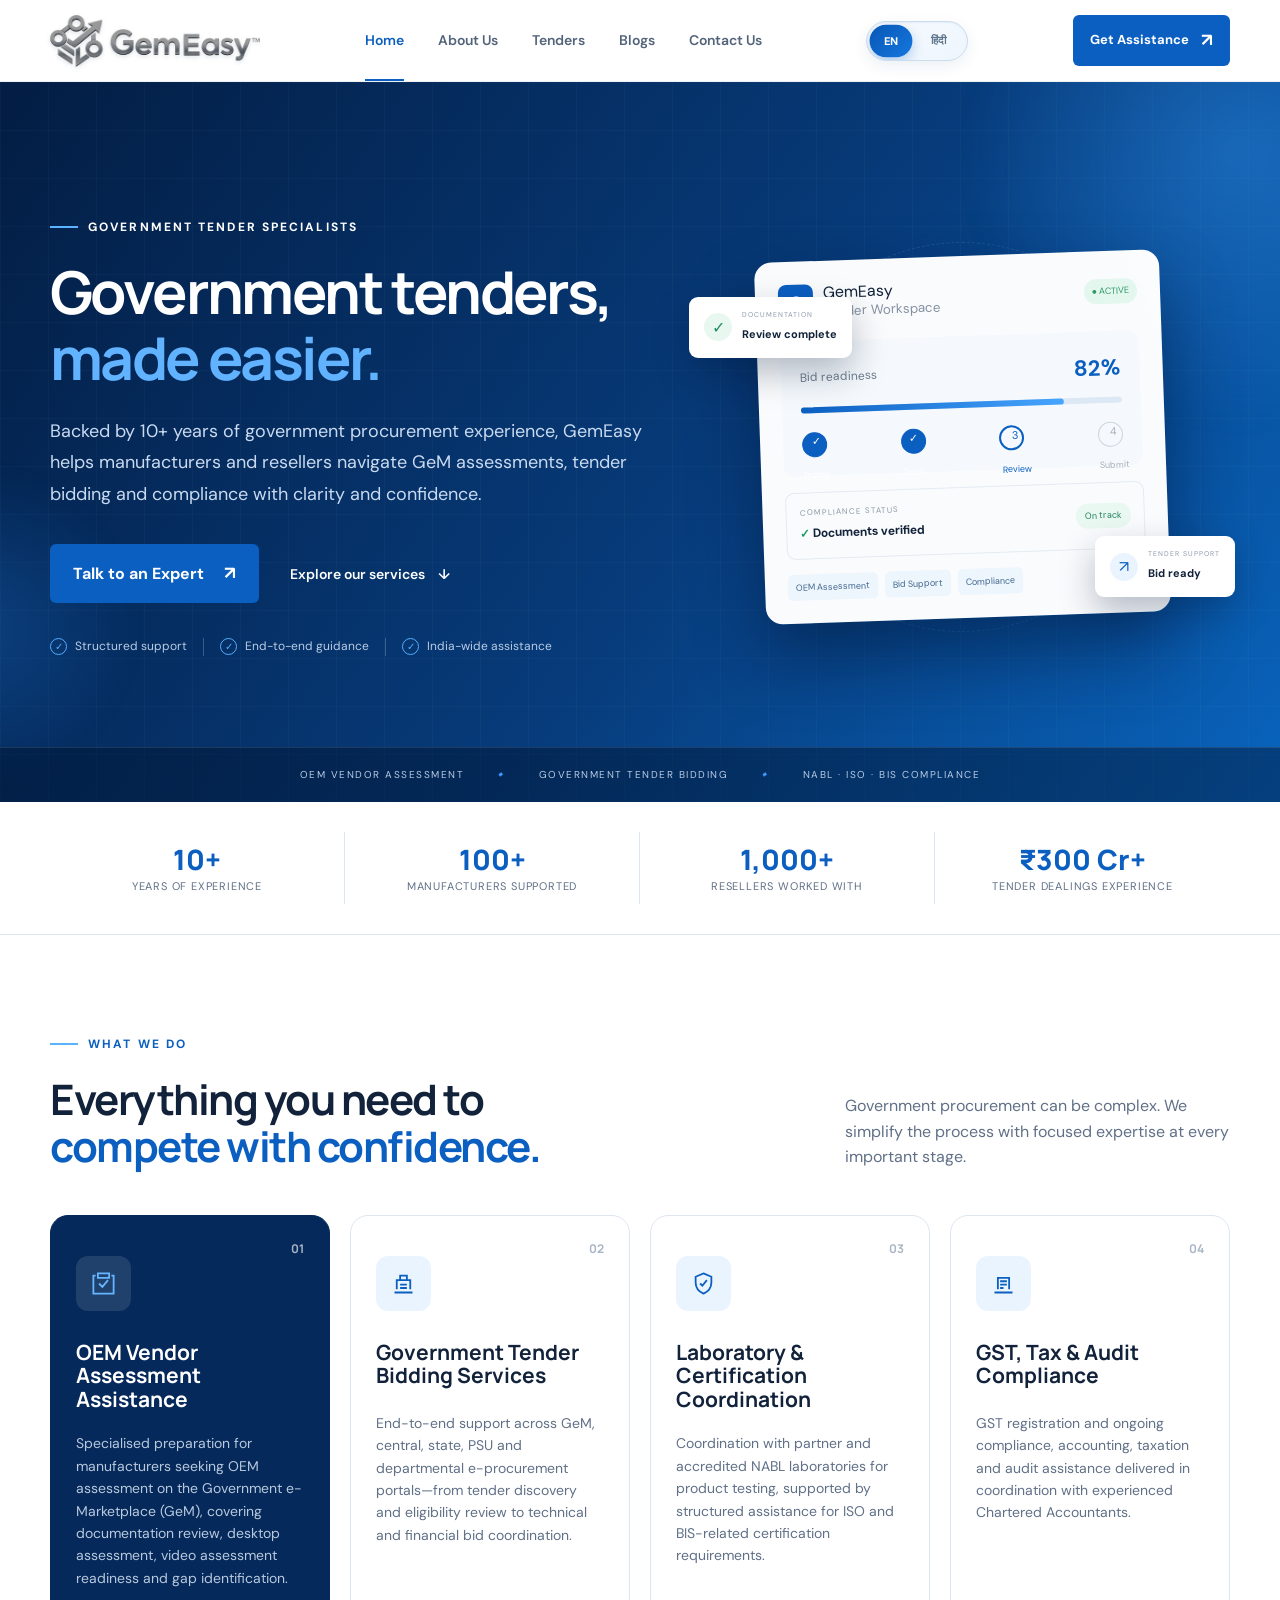
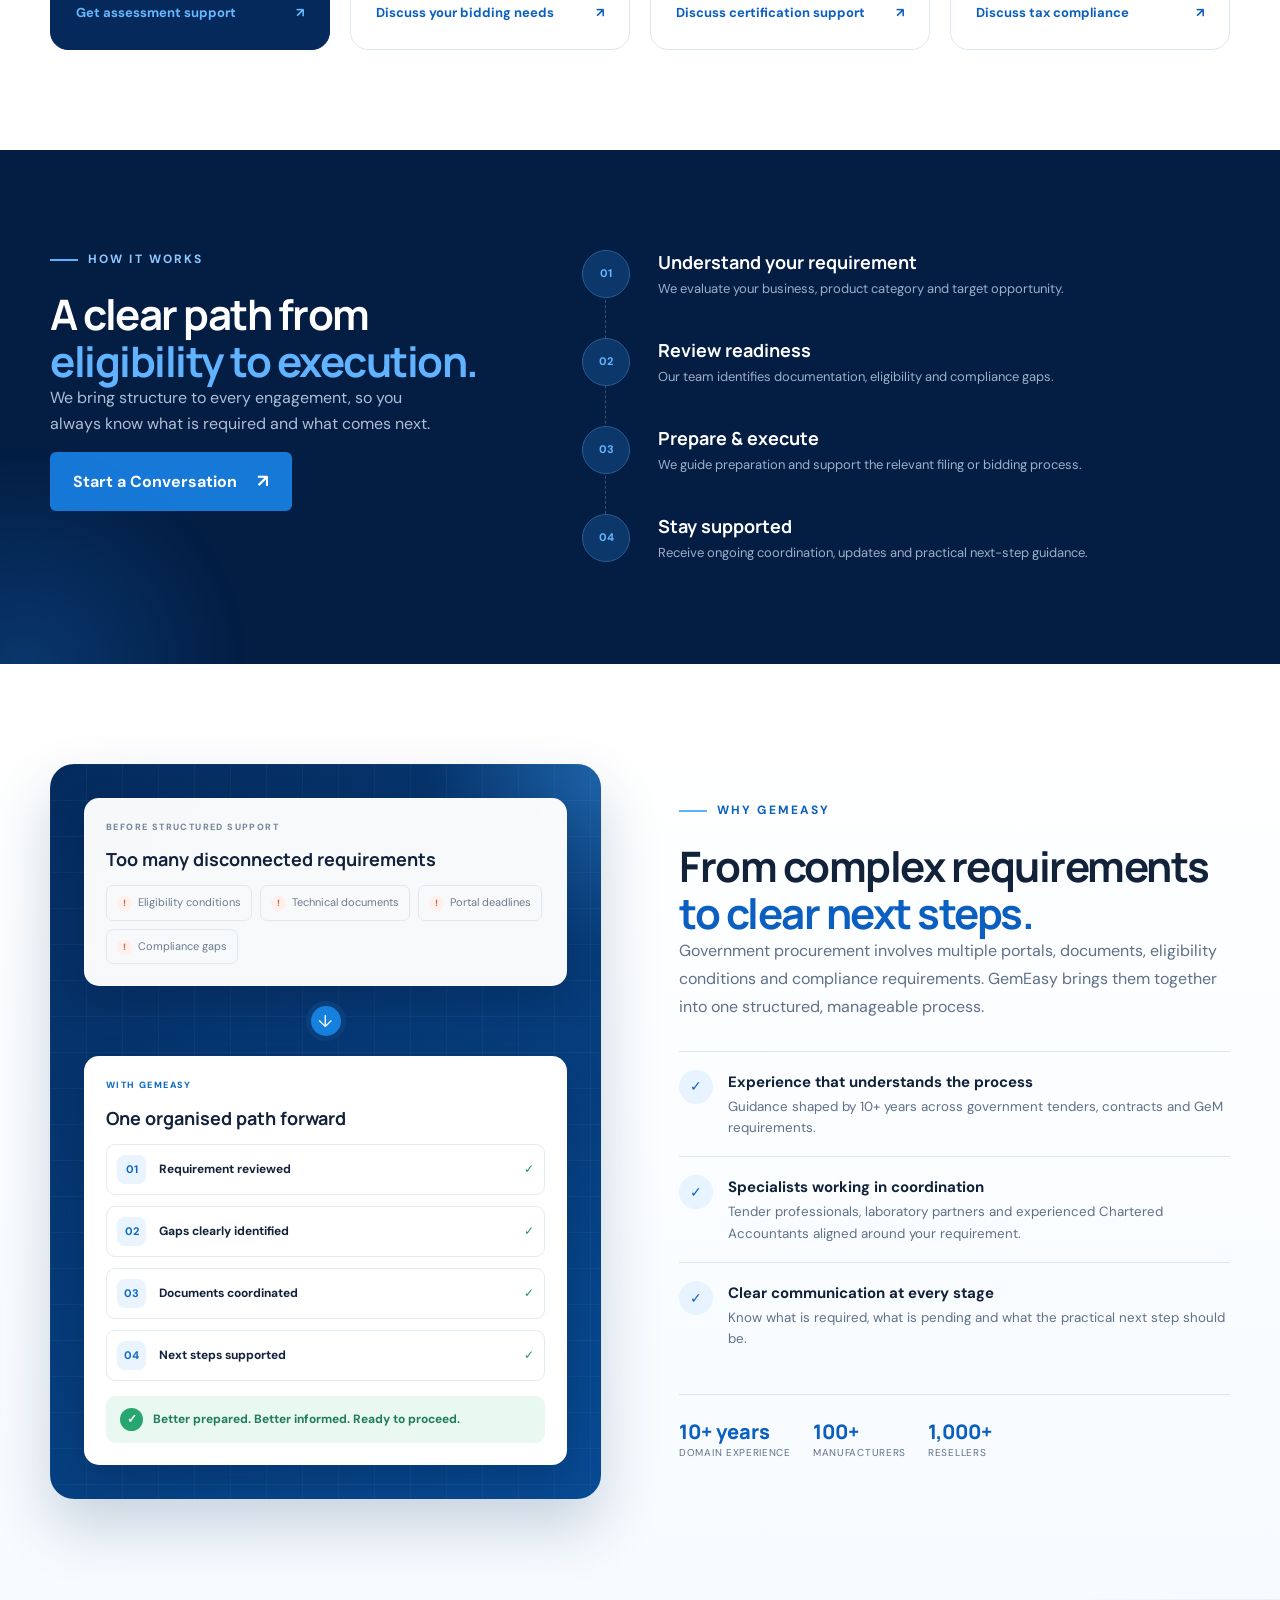
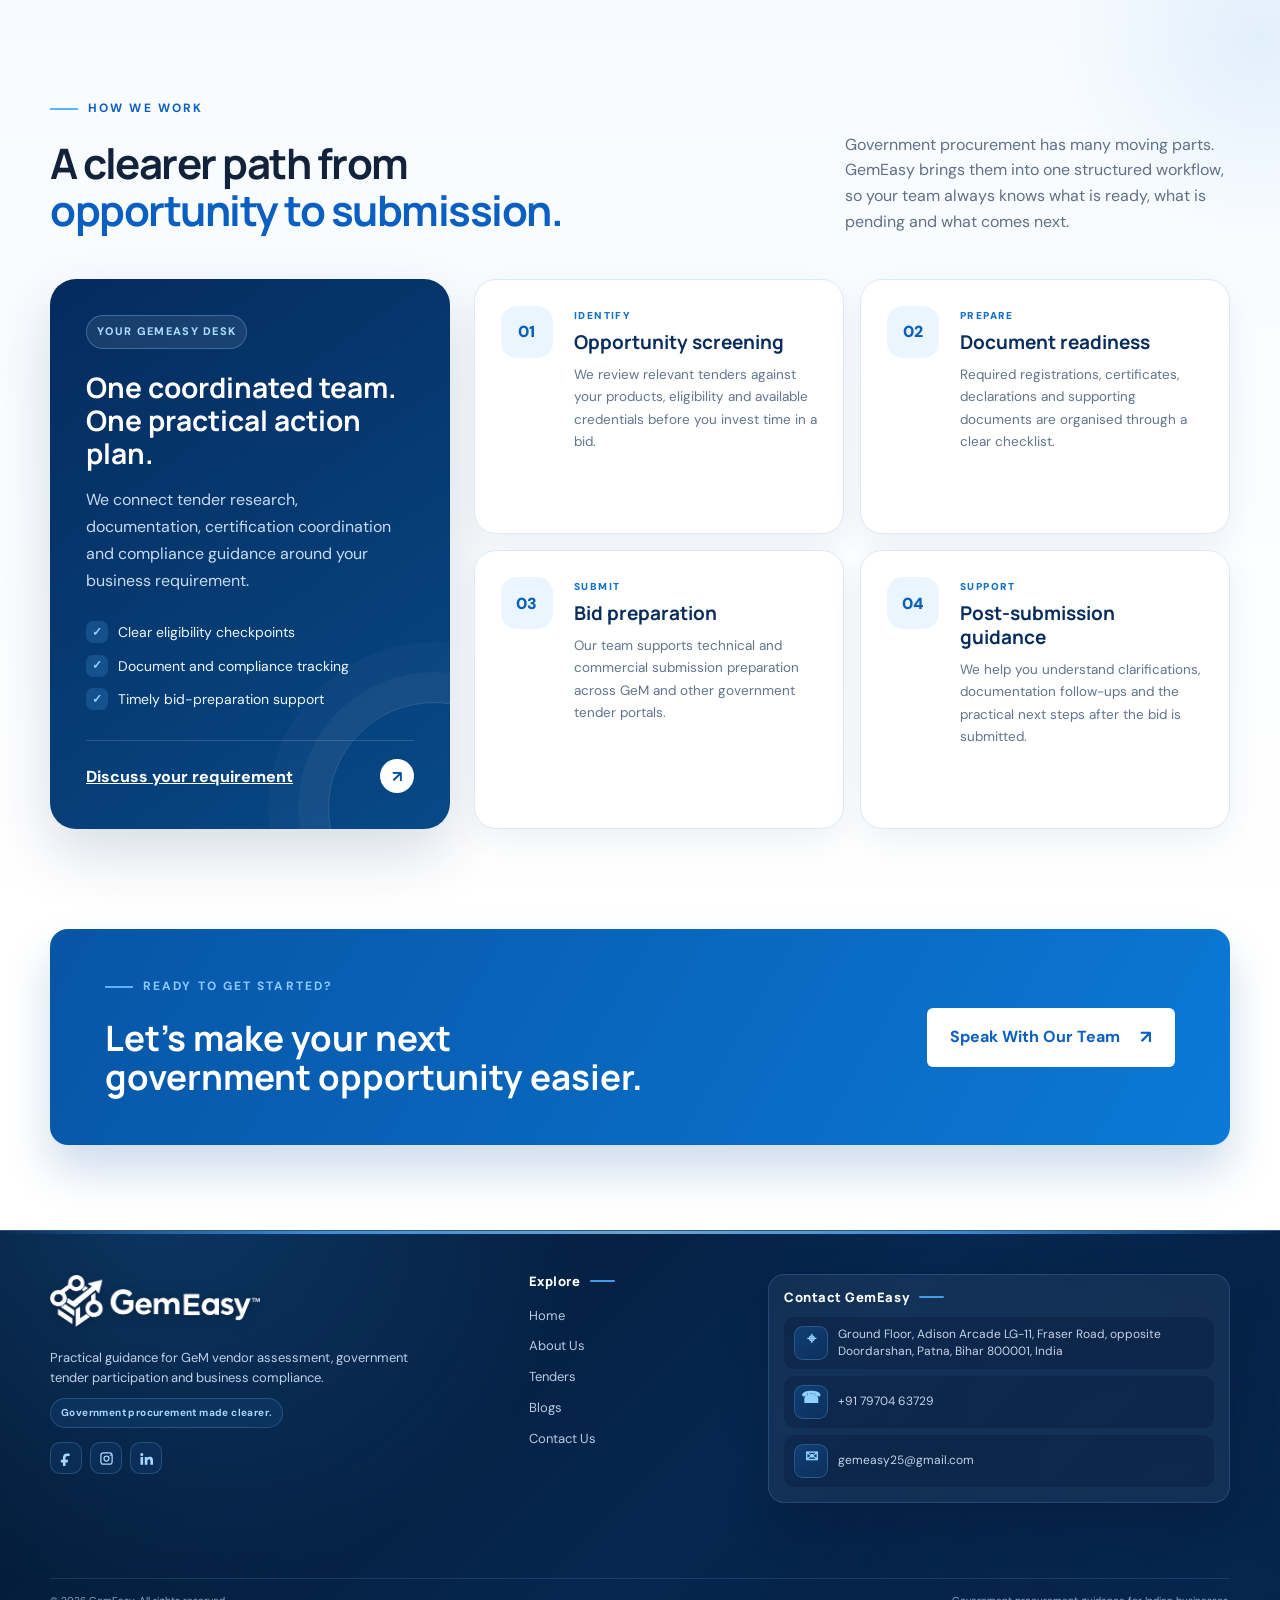
<file: index.html>
<!doctype html>
<html lang="en-IN">
<head>
  <meta charset="UTF-8" />
  <meta name="viewport" content="width=device-width, initial-scale=1.0" />
  <meta name="description" content="GemEasy helps Indian businesses navigate OEM vendor assessment, government tender bidding and regulatory compliance." />
  <title>GeM & Government Tender Consultants in India | GemEasy</title><meta name="description" content="GemEasy helps manufacturers and resellers with GeM OEM vendor assessment, government tender bidding, certification coordination and GST compliance."><meta name="robots" content="index,follow,max-image-preview:large,max-snippet:-1,max-video-preview:-1"><link rel="canonical" href="https://junaitmallick123.github.io/gemeasy-website/"><link rel="alternate" hreflang="en-in" href="https://junaitmallick123.github.io/gemeasy-website/"><meta property="og:locale" content="en_IN"><meta property="og:type" content="website"><meta property="og:site_name" content="GemEasy"><meta property="og:title" content="GeM & Government Tender Consultants in India | GemEasy"><meta property="og:description" content="GemEasy helps manufacturers and resellers with GeM OEM vendor assessment, government tender bidding, certification coordination and GST compliance."><meta property="og:url" content="https://junaitmallick123.github.io/gemeasy-website/"><meta property="og:image" content="https://junaitmallick123.github.io/gemeasy-website/assets/gemeasy-logo.png"><meta property="og:image:alt" content="GemEasy government procurement consultancy"><meta name="twitter:card" content="summary_large_image"><meta name="twitter:title" content="GeM & Government Tender Consultants in India | GemEasy"><meta name="twitter:description" content="GemEasy helps manufacturers and resellers with GeM OEM vendor assessment, government tender bidding, certification coordination and GST compliance."><meta name="twitter:image" content="https://junaitmallick123.github.io/gemeasy-website/assets/gemeasy-logo.png"><meta name="theme-color" content="#073f80"><meta name="geo.region" content="IN-BR"><meta name="geo.placename" content="Patna"><link rel="icon" type="image/png" sizes="180x180" href="[data-uri]"><link rel="shortcut icon" type="image/png" href="[data-uri]"><link rel="apple-touch-icon" sizes="180x180" href="[data-uri]"><link rel="manifest" href="site.webmanifest"><script type="application/ld+json">[{"@context":"https://schema.org","@type":["ProfessionalService","Organization"],"@id":"https://junaitmallick123.github.io/gemeasy-website/#organization","name":"GemEasy","url":"https://junaitmallick123.github.io/gemeasy-website/","logo":"https://junaitmallick123.github.io/gemeasy-website/assets/gemeasy-logo.png","image":"https://junaitmallick123.github.io/gemeasy-website/assets/gemeasy-logo.png","email":"gemeasy25@gmail.com","telephone":"+91-7970463729","description":"Government procurement consultancy supporting manufacturers and resellers with GeM OEM assessment, tender bidding and compliance coordination.","address":{"@type":"PostalAddress","streetAddress":"Ground Floor, Adison Arcade LG-11, Fraser Road, opposite Doordarshan","addressLocality":"Patna","addressRegion":"Bihar","postalCode":"800001","addressCountry":"IN"},"areaServed":{"@type":"Country","name":"India"},"knowsAbout":["Government e-Marketplace","GeM OEM vendor assessment","Government tender bidding","NABL laboratory coordination","BIS certification support","ISO certification support","GST compliance"]},{"@context":"https://schema.org","@type":"WebSite","@id":"https://junaitmallick123.github.io/gemeasy-website/#website","url":"https://junaitmallick123.github.io/gemeasy-website/","name":"GemEasy","publisher":{"@id":"https://junaitmallick123.github.io/gemeasy-website/#organization"},"inLanguage":"en-IN"}]</script>
  <link rel="preconnect" href="https://fonts.googleapis.com">
  <link rel="preconnect" href="https://fonts.gstatic.com" crossorigin>
  <link href="https://fonts.googleapis.com/css2?family=DM+Sans:wght@400;500;600;700&family=Manrope:wght@600;700;800&display=swap" rel="stylesheet">
  <link rel="stylesheet" href="assets/style-v17.css?v=27" />
  <link rel="stylesheet" href="assets/motion.css" />
  <link rel="stylesheet" href="assets/language-v2.css" />
</head>
<body>
  <header class="site-header">
    <div class="container nav-wrap">
      <a class="brand" href="index.html" aria-label="GemEasy home"><img src="assets/gemeasy-logo.svg" alt="GemEasy" /></a>
      <button class="menu-toggle" aria-label="Open navigation" aria-expanded="false"><span></span><span></span><span></span></button>
      <nav class="nav-links" aria-label="Main navigation">
        <a class="active" href="index.html">Home</a><a href="about.html">About Us</a><a href="tenders.html">Tenders</a><a href="blogs.html">Blogs</a><a href="contact.html">Contact Us</a>
      </nav>
      <button class="language-toggle" id="languageToggle" type="button" aria-label="Switch website language"><span data-lang="en">EN</span><span class="lang-divider">/</span><span data-lang="hi">हिंदी</span></button><a class="button button-small nav-cta" href="contact.html">Get Assistance <span>↗</span></a>
    </div>
  </header>

  <main>
    <section class="hero">
      <div class="hero-glow hero-glow-one"></div><div class="hero-glow hero-glow-two"></div>
      <div class="container hero-grid">
        <div class="hero-copy reveal">
          <div class="eyebrow"><span></span> Government Tender Specialists</div>
          <h1>Government tenders,<br><em>made easier.</em></h1>
          <p>Backed by 10+ years of government procurement experience, GemEasy helps manufacturers and resellers navigate GeM assessments, tender bidding and compliance with clarity and confidence.</p>
          <div class="hero-actions"><a class="button" href="contact.html">Talk to an Expert <span>↗</span></a><a class="text-link" href="#services">Explore our services <span>↓</span></a></div>
          <div class="trust-line"><span class="trust-icon">✓</span><span>Structured support</span><i></i><span class="trust-icon">✓</span><span>End-to-end guidance</span><i></i><span class="trust-icon">✓</span><span>India-wide assistance</span></div>
        </div>
        <div class="hero-visual reveal delay">
          <div class="orbit orbit-one"></div><div class="orbit orbit-two"></div>
          <div class="dashboard-card">
            <div class="dash-top"><div class="mini-brand"><b>G</b><span>GemEasy<br><small>Tender Workspace</small></span></div><span class="live-dot">● ACTIVE</span></div>
            <div class="progress-panel"><div class="panel-title"><span>Bid readiness</span><strong>82%</strong></div><div class="progress"><span></span></div><div class="milestones"><span class="done">✓<small>Profile</small></span><span class="done">✓<small>Docs</small></span><span class="current">3<small>Review</small></span><span>4<small>Submit</small></span></div></div>
            <div class="dash-row"><div><span class="small-label">COMPLIANCE STATUS</span><strong><span class="status-check">✓</span> Documents verified</strong></div><span class="pill">On track</span></div>
            <div class="dash-footer"><span>OEM Assessment</span><span>Bid Support</span><span>Compliance</span></div>
          </div>
          <div class="float-card float-one"><span>✓</span><div><small>DOCUMENTATION</small><strong>Review complete</strong></div></div>
          <div class="float-card float-two"><span>↗</span><div><small>TENDER SUPPORT</small><strong>Bid ready</strong></div></div>
        </div>
      </div>
      <div class="hero-strip"><div class="container"><span>OEM Vendor Assessment</span><i>◆</i><span>Government Tender Bidding</span><i>◆</i><span>NABL · ISO · BIS Compliance</span></div></div>
    </section>

    <section class="stats-band" aria-label="GemEasy experience"><div class="container stats-grid"><div><strong>10+</strong><span>Years of Experience</span></div><div><strong>100+</strong><span>Manufacturers Supported</span></div><div><strong>1,000+</strong><span>Resellers Worked With</span></div><div><strong>₹300 Cr+</strong><span>Tender Dealings Experience</span></div></div></section>
    <section class="section services" id="services">
      <div class="container">
        <div class="section-heading reveal"><div><div class="eyebrow dark"><span></span> What We Do</div><h2>Everything you need to<br><em>compete with confidence.</em></h2></div><p>Government procurement can be complex. We simplify the process with focused expertise at every important stage.</p></div>
        <div class="service-grid">
          <article class="service-card featured reveal"><div class="service-number">01</div><div class="service-icon"><svg viewBox="0 0 24 24"><path d="M7 3h10v4H7zM5 5H3v16h18V5h-2M8 12l3 3 5-6"/></svg></div><h3>OEM Vendor Assessment Assistance</h3><p>Specialised preparation for manufacturers seeking OEM assessment on the Government e-Marketplace (GeM), covering documentation review, desktop assessment, video assessment readiness and gap identification.</p><a href="contact.html">Get assessment support <span>↗</span></a></article>
          <article class="service-card reveal delay"><div class="service-number">02</div><div class="service-icon"><svg viewBox="0 0 24 24"><path d="M4 20h16M6 17V9h12v8M9 9V5h6v4M9 13h6M9 16h6"/></svg></div><h3>Government Tender Bidding Services</h3><p>End-to-end support across GeM, central, state, PSU and departmental e-procurement portals—from tender discovery and eligibility review to technical and financial bid coordination.</p><a href="contact.html">Discuss your bidding needs <span>↗</span></a></article>
          <article class="service-card reveal delay-two"><div class="service-number">03</div><div class="service-icon"><svg viewBox="0 0 24 24"><path d="M12 3l7 3v5c0 4.5-2.9 8.1-7 10-4.1-1.9-7-5.5-7-10V6zM9 12l2 2 4-5"/></svg></div><h3>Laboratory & Certification Coordination</h3><p>Coordination with partner and accredited NABL laboratories for product testing, supported by structured assistance for ISO and BIS-related certification requirements.</p><a href="contact.html">Discuss certification support <span>↗</span></a></article>
          <article class="service-card reveal"><div class="service-number">04</div><div class="service-icon"><svg viewBox="0 0 24 24"><path d="M4 20h16M7 17V7h10v10M9 10h6M9 13h6M9 16h3"/></svg></div><h3>GST, Tax & Audit Compliance</h3><p>GST registration and ongoing compliance, accounting, taxation and audit assistance delivered in coordination with experienced Chartered Accountants.</p><a href="contact.html">Discuss tax compliance <span>↗</span></a></article>
        </div>
      </div>
    </section>

    <section class="process-section section">
      <div class="container process-grid">
        <div class="process-intro reveal"><div class="eyebrow light"><span></span> How It Works</div><h2>A clear path from<br><em>eligibility to execution.</em></h2><p>We bring structure to every engagement, so you always know what is required and what comes next.</p><a class="button button-light" href="contact.html">Start a Conversation <span>↗</span></a></div>
        <div class="steps">
          <div class="step reveal"><b>01</b><div><h3>Understand your requirement</h3><p>We evaluate your business, product category and target opportunity.</p></div></div>
          <div class="step reveal"><b>02</b><div><h3>Review readiness</h3><p>Our team identifies documentation, eligibility and compliance gaps.</p></div></div>
          <div class="step reveal"><b>03</b><div><h3>Prepare & execute</h3><p>We guide preparation and support the relevant filing or bidding process.</p></div></div>
          <div class="step reveal"><b>04</b><div><h3>Stay supported</h3><p>Receive ongoing coordination, updates and practical next-step guidance.</p></div></div>
        </div>
      </div>
    </section>

    <section class="section why-section">
      <div class="container why-grid">
        <div class="guidance-visual reveal" aria-label="How GemEasy brings clarity to government procurement">
          <div class="guidance-card">
            <small>Before structured support</small>
            <h3>Too many disconnected requirements</h3>
            <div class="challenge-tags"><span>Eligibility conditions</span><span>Technical documents</span><span>Portal deadlines</span><span>Compliance gaps</span></div>
          </div>
          <div class="guidance-arrow">↓</div>
          <div class="guidance-card resolved">
            <small>With GemEasy</small>
            <h3>One organised path forward</h3>
            <div class="guidance-steps">
              <div class="guidance-step"><b>01</b><span>Requirement reviewed</span><i>✓</i></div>
              <div class="guidance-step"><b>02</b><span>Gaps clearly identified</span><i>✓</i></div>
              <div class="guidance-step"><b>03</b><span>Documents coordinated</span><i>✓</i></div>
              <div class="guidance-step"><b>04</b><span>Next steps supported</span><i>✓</i></div>
            </div>
            <div class="guidance-result"><b>✓</b> Better prepared. Better informed. Ready to proceed.</div>
          </div>
        </div>
        <div class="why-copy reveal delay">
          <div class="eyebrow dark"><span></span> Why GemEasy</div>
          <h2>From complex requirements<br><em>to clear next steps.</em></h2>
          <p class="why-lead">Government procurement involves multiple portals, documents, eligibility conditions and compliance requirements. GemEasy brings them together into one structured, manageable process.</p>
          <ul class="refined-benefits">
            <li><span>✓</span><div><b>Experience that understands the process</b><small>Guidance shaped by 10+ years across government tenders, contracts and GeM requirements.</small></div></li>
            <li><span>✓</span><div><b>Specialists working in coordination</b><small>Tender professionals, laboratory partners and experienced Chartered Accountants aligned around your requirement.</small></div></li>
            <li><span>✓</span><div><b>Clear communication at every stage</b><small>Know what is required, what is pending and what the practical next step should be.</small></div></li>
          </ul>
          <div class="why-proof"><div><strong>10+ years</strong><small>Domain experience</small></div><div><strong>100+</strong><small>Manufacturers</small></div><div><strong>1,000+</strong><small>Resellers</small></div></div>
        </div>
      </div>
    </section>

    <section class="section tender-journey-section">
      <div class="container">
        <div class="section-heading journey-heading">
          <div>
            <div class="eyebrow dark"><span></span> How We Work</div>
            <h2>A clearer path from<br><em>opportunity to submission.</em></h2>
          </div>
          <p>Government procurement has many moving parts. GemEasy brings them into one structured workflow, so your team always knows what is ready, what is pending and what comes next.</p>
        </div>
        <div class="journey-layout">
          <aside class="journey-desk">
            <span class="journey-desk-kicker">Your GemEasy Desk</span>
            <h3>One coordinated team.<br>One practical action plan.</h3>
            <p>We connect tender research, documentation, certification coordination and compliance guidance around your business requirement.</p>
            <ul>
              <li><span>✓</span> Clear eligibility checkpoints</li>
              <li><span>✓</span> Document and compliance tracking</li>
              <li><span>✓</span> Timely bid-preparation support</li>
            </ul>
            <a href="contact.html">Discuss your requirement <b>↗</b></a>
          </aside>
          <div class="journey-steps">
            <article class="journey-step">
              <div class="journey-number">01</div>
              <div><span class="journey-label">Identify</span><h3>Opportunity screening</h3><p>We review relevant tenders against your products, eligibility and available credentials before you invest time in a bid.</p></div>
            </article>
            <article class="journey-step">
              <div class="journey-number">02</div>
              <div><span class="journey-label">Prepare</span><h3>Document readiness</h3><p>Required registrations, certificates, declarations and supporting documents are organised through a clear checklist.</p></div>
            </article>
            <article class="journey-step">
              <div class="journey-number">03</div>
              <div><span class="journey-label">Submit</span><h3>Bid preparation</h3><p>Our team supports technical and commercial submission preparation across GeM and other government tender portals.</p></div>
            </article>
            <article class="journey-step">
              <div class="journey-number">04</div>
              <div><span class="journey-label">Support</span><h3>Post-submission guidance</h3><p>We help you understand clarifications, documentation follow-ups and the practical next steps after the bid is submitted.</p></div>
            </article>
          </div>
        </div>
      </div>
    </section>
    <section class="cta-section"><div class="container cta-box reveal"><div><div class="eyebrow light"><span></span> Ready to Get Started?</div><h2>Let’s make your next<br>government opportunity easier.</h2></div><a class="button button-white" href="contact.html">Speak With Our Team <span>↗</span></a></div></section>
  </main>
  <footer class="site-footer"><div class="container footer-main"><div class="footer-brand"><a class="brand footer-logo" href="index.html" aria-label="GemEasy home"></a><p>Practical guidance for GeM vendor assessment, government tender participation and business compliance.</p><span class="footer-tagline">Government procurement made clearer.</span><div class="footer-socials" aria-label="GemEasy social media profiles coming soon">
  <span class="footer-social-icon" role="img" aria-label="Facebook — coming soon" title="Facebook — coming soon"><svg viewBox="0 0 24 24" aria-hidden="true"><path d="M14 8h3V4.2c-.5-.1-2.2-.2-4.1-.2C9 4 6.3 6.4 6.3 10.8V14H3v4.3h3.3V24h4.1v-5.7h3.5l.6-4.3h-4.1v-2.8C10.4 9.9 10.8 8 14 8Z"/></svg></span>
  <span class="footer-social-icon" role="img" aria-label="Instagram — coming soon" title="Instagram — coming soon"><svg viewBox="0 0 24 24" aria-hidden="true"><path d="M7 2h10a5 5 0 0 1 5 5v10a5 5 0 0 1-5 5H7a5 5 0 0 1-5-5V7a5 5 0 0 1 5-5Zm0 2a3 3 0 0 0-3 3v10a3 3 0 0 0 3 3h10a3 3 0 0 0 3-3V7a3 3 0 0 0-3-3H7Zm11.5 1.5a1.2 1.2 0 1 1 0 2.4 1.2 1.2 0 0 1 0-2.4ZM12 7a5 5 0 1 1 0 10 5 5 0 0 1 0-10Zm0 2a3 3 0 1 0 0 6 3 3 0 0 0 0-6Z"/></svg></span>
  <span class="footer-social-icon" role="img" aria-label="LinkedIn — coming soon" title="LinkedIn — coming soon"><svg viewBox="0 0 24 24" aria-hidden="true"><path d="M4.5 3A2.5 2.5 0 1 1 4.5 8a2.5 2.5 0 0 1 0-5ZM2.4 9.5h4.2V22H2.4V9.5Zm6.8 0h4v1.7h.1c.6-1.1 1.9-2.2 4-2.2 4.3 0 5.1 2.8 5.1 6.5V22h-4.2v-5.8c0-1.4 0-3.2-2-3.2s-2.8 1.5-2.8 3.1V22H9.2V9.5Z"/></svg></span>
</div></div><div class="footer-column"><h3>Explore</h3><div class="footer-links"><a href="index.html">Home</a><a href="about.html">About Us</a><a href="tenders.html">Tenders</a><a href="blogs.html">Blogs</a><a href="contact.html">Contact Us</a></div></div><div class="footer-column footer-contact"><h3>Contact GemEasy</h3><div class="footer-contact-list"><a class="footer-contact-item" href="https://www.google.com/maps/search/?api=1&query=Ground%20Floor%2C%20Adison%20Arcade%20LG-11%2C%20Fraser%20Road%2C%20opposite%20Doordarshan%2C%20Patna%2C%20Bihar%20800001%2C%20India" target="_blank" rel="noopener noreferrer"><i>LOC</i><span>Ground Floor, Adison Arcade LG-11, Fraser Road, opposite Doordarshan, Patna, Bihar 800001, India</span></a><a class="footer-contact-item" href="https://wa.me/917970463729?text=Hello%20GemEasy%2C%20I%20would%20like%20to%20discuss%20your%20services." target="_blank" rel="noopener noreferrer" aria-label="Chat with GemEasy on WhatsApp"><i>TEL</i><span>+91 79704 63729</span></a><a class="footer-contact-item" href="mailto:gemeasy25@gmail.com"><i>MAIL</i><span>gemeasy25@gmail.com</span></a></div></div></div><div class="container footer-bottom"><span>© 2026 GemEasy. All rights reserved.</span><span>Government procurement guidance for Indian businesses.</span></div></footer>
  <script src="assets/script.js"></script>
<script src="assets/motion.js"></script><script src="assets/i18n.js"></script></body>
</html>
</file>
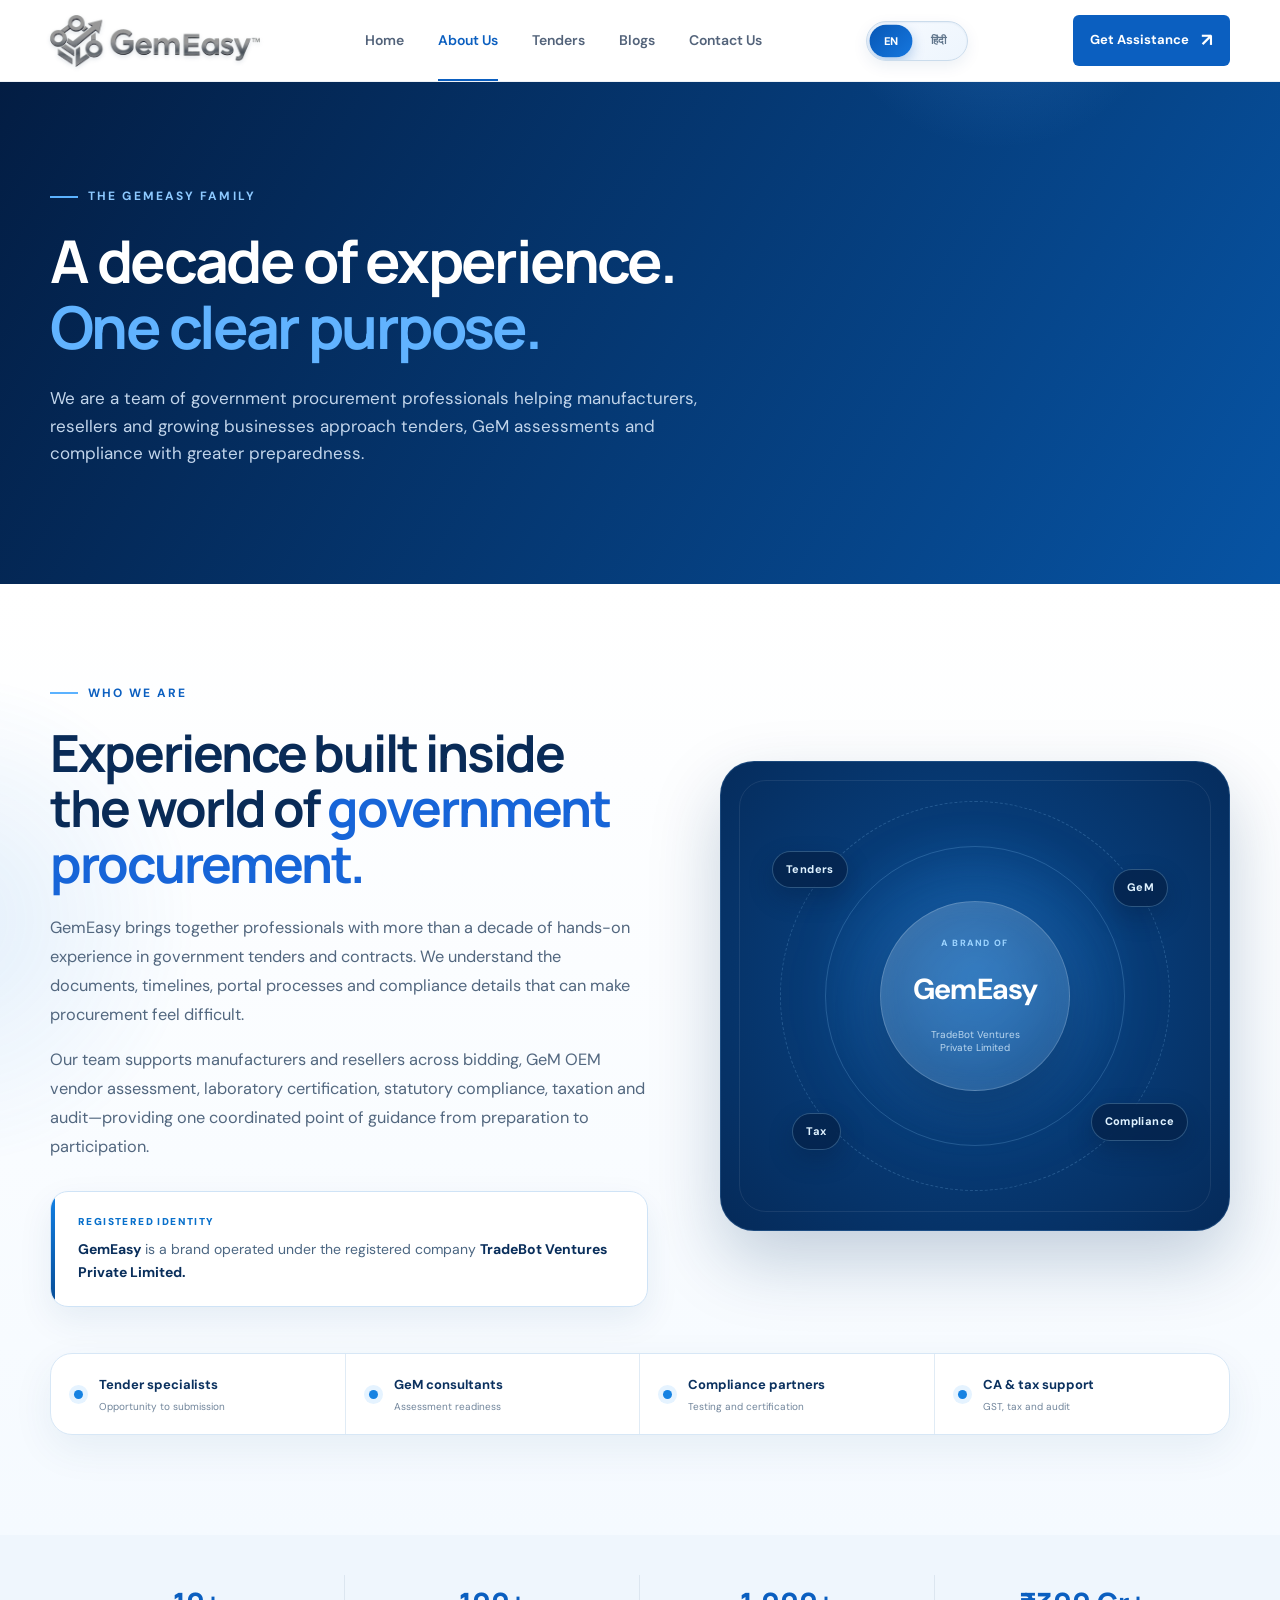
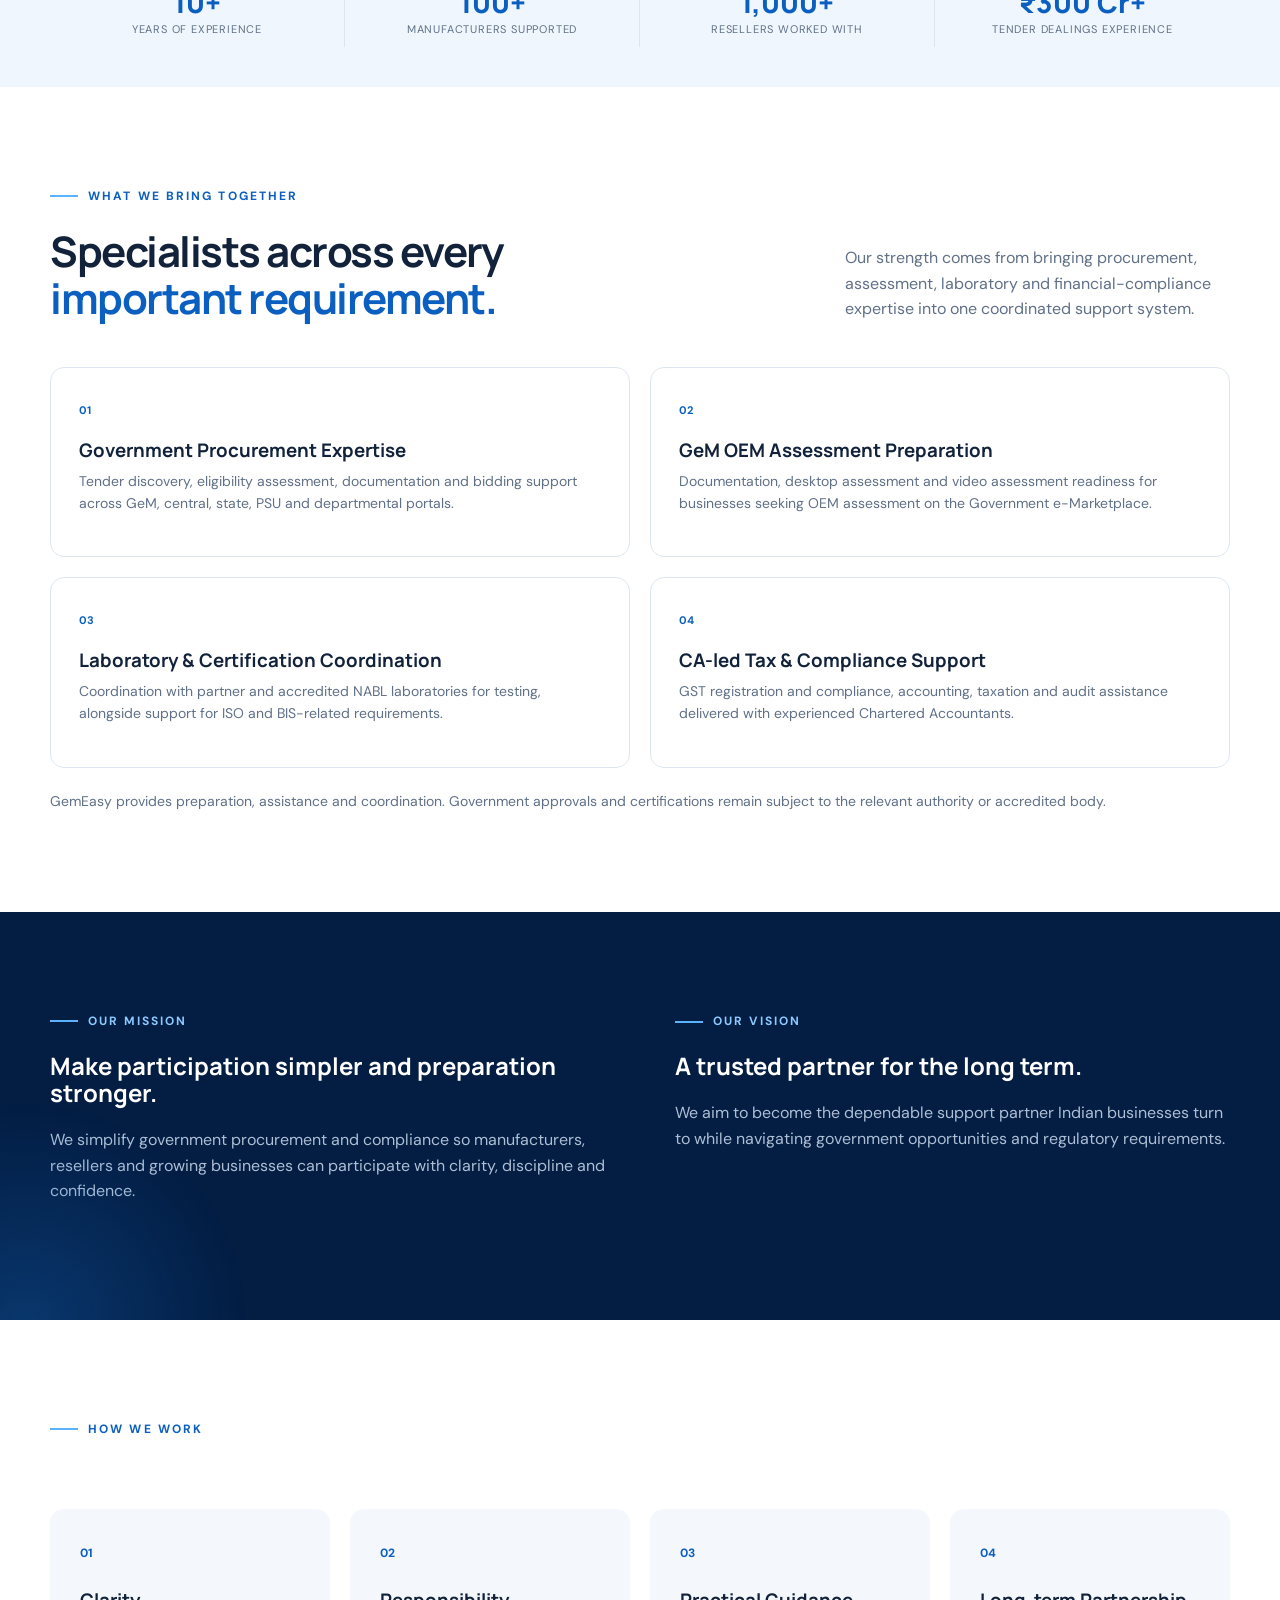
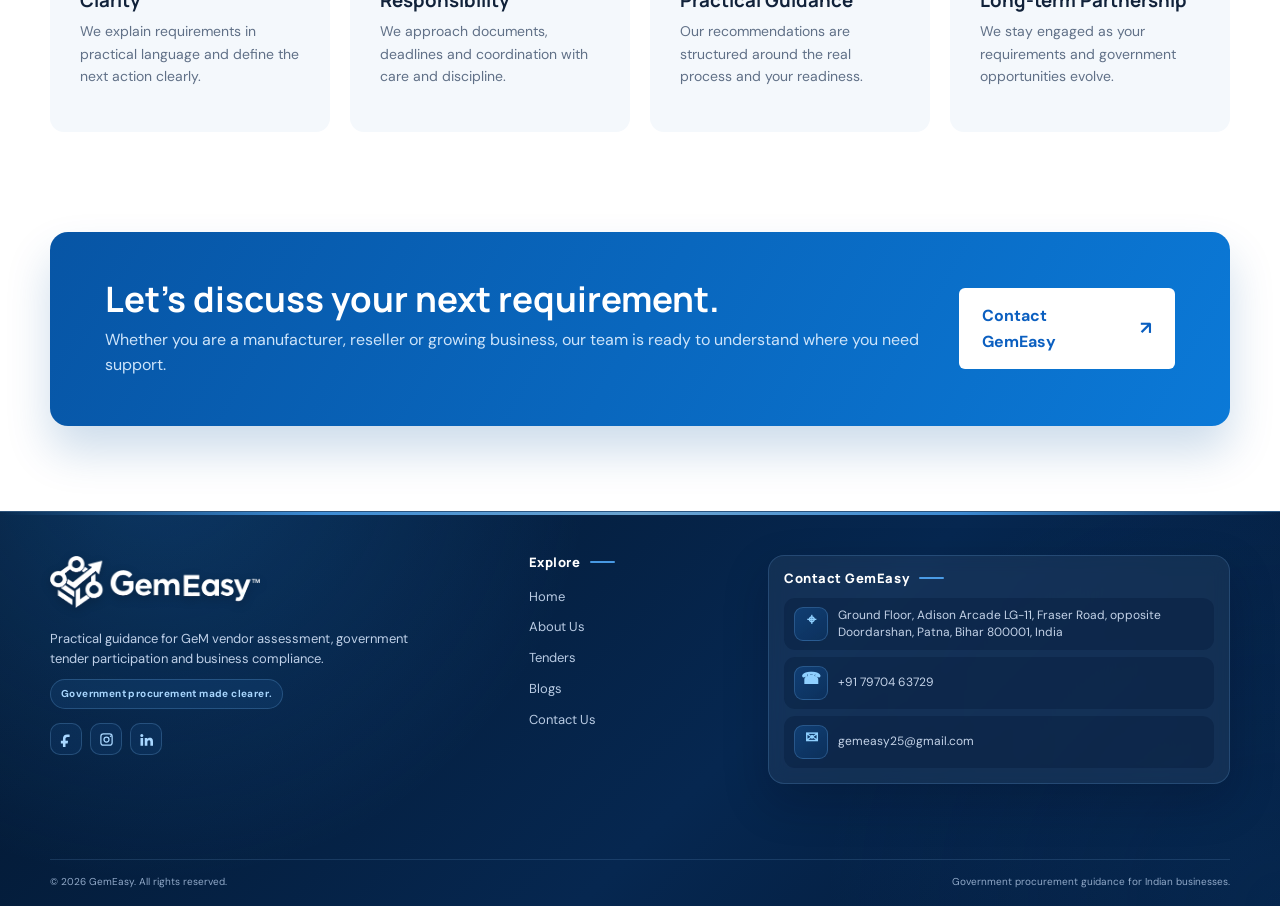
<file: about.html>
<!doctype html><html lang="en-IN"><head><meta charset="UTF-8"><meta name="viewport" content="width=device-width,initial-scale=1"><title>About GemEasy | GeM & Government Tender Consultants</title><meta name="description" content="Meet GemEasy’s government procurement specialists with 10+ years of experience supporting manufacturers and resellers across GeM, tenders and compliance."><meta name="robots" content="index,follow,max-image-preview:large,max-snippet:-1,max-video-preview:-1"><link rel="canonical" href="https://junaitmallick123.github.io/gemeasy-website/about.html"><link rel="alternate" hreflang="en-in" href="https://junaitmallick123.github.io/gemeasy-website/about.html"><meta property="og:locale" content="en_IN"><meta property="og:type" content="website"><meta property="og:site_name" content="GemEasy"><meta property="og:title" content="About GemEasy | GeM & Government Tender Consultants"><meta property="og:description" content="Meet GemEasy’s government procurement specialists with 10+ years of experience supporting manufacturers and resellers across GeM, tenders and compliance."><meta property="og:url" content="https://junaitmallick123.github.io/gemeasy-website/about.html"><meta property="og:image" content="https://junaitmallick123.github.io/gemeasy-website/assets/gemeasy-logo.png"><meta property="og:image:alt" content="GemEasy government procurement consultancy"><meta name="twitter:card" content="summary_large_image"><meta name="twitter:title" content="About GemEasy | GeM & Government Tender Consultants"><meta name="twitter:description" content="Meet GemEasy’s government procurement specialists with 10+ years of experience supporting manufacturers and resellers across GeM, tenders and compliance."><meta name="twitter:image" content="https://junaitmallick123.github.io/gemeasy-website/assets/gemeasy-logo.png"><meta name="theme-color" content="#073f80"><link rel="icon" type="image/png" sizes="180x180" href="[data-uri]"><link rel="shortcut icon" type="image/png" href="[data-uri]"><link rel="apple-touch-icon" sizes="180x180" href="[data-uri]"><link rel="manifest" href="site.webmanifest"><script type="application/ld+json">{"@context":"https://schema.org","@type":"AboutPage","@id":"https://junaitmallick123.github.io/gemeasy-website/about.html#webpage","url":"https://junaitmallick123.github.io/gemeasy-website/about.html","name":"About GemEasy","description":"Government procurement specialists supporting Indian manufacturers and resellers.","mainEntity":{"@id":"https://junaitmallick123.github.io/gemeasy-website/#organization"},"inLanguage":"en-IN"}</script><link rel="preconnect" href="https://fonts.googleapis.com"><link rel="preconnect" href="https://fonts.gstatic.com" crossorigin><link href="https://fonts.googleapis.com/css2?family=DM+Sans:wght@400;500;600;700&family=Manrope:wght@600;700;800&display=swap" rel="stylesheet"><link rel="stylesheet" href="assets/style-v17.css?v=27"><link rel="stylesheet" href="assets/motion.css"><link rel="stylesheet" href="assets/language-v2.css"></head><body><header class="site-header"><div class="container nav-wrap"><a class="brand" href="index.html"><img src="assets/gemeasy-logo.png" alt="GemEasy"></a><button class="menu-toggle" aria-label="Open navigation"><span></span><span></span><span></span></button><nav class="nav-links"><a href="index.html">Home</a><a class="active" href="about.html">About Us</a><a href="tenders.html">Tenders</a><a href="blogs.html">Blogs</a><a href="contact.html">Contact Us</a></nav><button class="language-toggle" id="languageToggle" type="button" aria-label="Switch website language"><span data-lang="en">EN</span><span class="lang-divider">/</span><span data-lang="hi">हिंदी</span></button><a class="button button-small nav-cta" href="contact.html">Get Assistance <span>↗</span></a></div></header><main><section class="page-hero"><div class="container"><div class="eyebrow light"><span></span> The GemEasy Family</div><h1>A decade of experience.<br><em>One clear purpose.</em></h1><p>We are a team of government procurement professionals helping manufacturers, resellers and growing businesses approach tenders, GeM assessments and compliance with greater preparedness.</p></div></section><section class="section about-story-section about-story-redesign">
  <div class="container about-story-layout about-story-new-layout">
    <div class="about-story-copy about-story-content">
      <div class="eyebrow dark"><span></span> Who We Are</div>
      <h2>Experience built inside the world of <em>government procurement.</em></h2>
      <p>GemEasy brings together professionals with more than a decade of hands-on experience in government tenders and contracts. We understand the documents, timelines, portal processes and compliance details that can make procurement feel difficult.</p>
      <p>Our team supports manufacturers and resellers across bidding, GeM OEM vendor assessment, laboratory certification, statutory compliance, taxation and audit—providing one coordinated point of guidance from preparation to participation.</p>
      <div class="about-legal-note">
        <span class="legal-note-mark">Registered identity</span>
        <p><strong>GemEasy</strong> is a brand operated under the registered company <strong>TradeBot Ventures Private Limited.</strong></p>
      </div>
    </div>
    <div class="about-identity-panel" aria-label="GemEasy areas of expertise">
      <div class="identity-glow"></div>
      <div class="identity-orbit orbit-one"></div>
      <div class="identity-orbit orbit-two"></div>
      <span class="identity-node node-tender">Tenders</span>
      <span class="identity-node node-gem">GeM</span>
      <span class="identity-node node-compliance">Compliance</span>
      <span class="identity-node node-tax">Tax</span>
      <div class="identity-core"><small>A brand of</small><strong>GemEasy</strong><span>TradeBot Ventures<br>Private Limited</span></div>
    </div>
  </div>
  <div class="container about-expertise-strip">
    <div><i></i><span><b>Tender specialists</b><small>Opportunity to submission</small></span></div>
    <div><i></i><span><b>GeM consultants</b><small>Assessment readiness</small></span></div>
    <div><i></i><span><b>Compliance partners</b><small>Testing and certification</small></span></div>
    <div><i></i><span><b>CA &amp; tax support</b><small>GST, tax and audit</small></span></div>
  </div>
</section><section class="about-stats"><div class="container stats-grid"><div><strong>10+</strong><span>Years of Experience</span></div><div><strong>100+</strong><span>Manufacturers Supported</span></div><div><strong>1,000+</strong><span>Resellers Worked With</span></div><div><strong>₹300 Cr+</strong><span>Tender Dealings Experience</span></div></div></section><section class="section"><div class="container"><div class="section-heading"><div><div class="eyebrow dark"><span></span> What We Bring Together</div><h2>Specialists across every<br><em>important requirement.</em></h2></div><p>Our strength comes from bringing procurement, assessment, laboratory and financial-compliance expertise into one coordinated support system.</p></div><div class="capability-grid"><article><b>01</b><h3>Government Procurement Expertise</h3><p>Tender discovery, eligibility assessment, documentation and bidding support across GeM, central, state, PSU and departmental portals.</p></article><article><b>02</b><h3>GeM OEM Assessment Preparation</h3><p>Documentation, desktop assessment and video assessment readiness for businesses seeking OEM assessment on the Government e-Marketplace.</p></article><article><b>03</b><h3>Laboratory & Certification Coordination</h3><p>Coordination with partner and accredited NABL laboratories for testing, alongside support for ISO and BIS-related requirements.</p></article><article><b>04</b><h3>CA-led Tax & Compliance Support</h3><p>GST registration and compliance, accounting, taxation and audit assistance delivered with experienced Chartered Accountants.</p></article></div><p class="disclaimer">GemEasy provides preparation, assistance and coordination. Government approvals and certifications remain subject to the relevant authority or accredited body.</p></div></section><section class="process-section section"><div class="container mission-grid"><div><div class="eyebrow light"><span></span> Our Mission</div><h2>Make participation simpler and preparation stronger.</h2><p>We simplify government procurement and compliance so manufacturers, resellers and growing businesses can participate with clarity, discipline and confidence.</p></div><div><div class="eyebrow light"><span></span> Our Vision</div><h2>A trusted partner for the long term.</h2><p>We aim to become the dependable support partner Indian businesses turn to while navigating government opportunities and regulatory requirements.</p></div></div></section><section class="section"><div class="container"><div class="eyebrow dark"><span></span> How We Work</div><div class="value-grid four"><article><b>01</b><h3>Clarity</h3><p>We explain requirements in practical language and define the next action clearly.</p></article><article><b>02</b><h3>Responsibility</h3><p>We approach documents, deadlines and coordination with care and discipline.</p></article><article><b>03</b><h3>Practical Guidance</h3><p>Our recommendations are structured around the real process and your readiness.</p></article><article><b>04</b><h3>Long-term Partnership</h3><p>We stay engaged as your requirements and government opportunities evolve.</p></article></div></div></section><section class="cta-section"><div class="container cta-box"><div><h2>Let’s discuss your next requirement.</h2><p>Whether you are a manufacturer, reseller or growing business, our team is ready to understand where you need support.</p></div><a class="button button-white" href="contact.html">Contact GemEasy <span>↗</span></a></div></section></main><footer class="site-footer"><div class="container footer-main"><div class="footer-brand"><a class="brand footer-logo" href="index.html" aria-label="GemEasy home"></a><p>Practical guidance for GeM vendor assessment, government tender participation and business compliance.</p><span class="footer-tagline">Government procurement made clearer.</span><div class="footer-socials" aria-label="GemEasy social media profiles coming soon">
  <span class="footer-social-icon" role="img" aria-label="Facebook — coming soon" title="Facebook — coming soon"><svg viewBox="0 0 24 24" aria-hidden="true"><path d="M14 8h3V4.2c-.5-.1-2.2-.2-4.1-.2C9 4 6.3 6.4 6.3 10.8V14H3v4.3h3.3V24h4.1v-5.7h3.5l.6-4.3h-4.1v-2.8C10.4 9.9 10.8 8 14 8Z"/></svg></span>
  <span class="footer-social-icon" role="img" aria-label="Instagram — coming soon" title="Instagram — coming soon"><svg viewBox="0 0 24 24" aria-hidden="true"><path d="M7 2h10a5 5 0 0 1 5 5v10a5 5 0 0 1-5 5H7a5 5 0 0 1-5-5V7a5 5 0 0 1 5-5Zm0 2a3 3 0 0 0-3 3v10a3 3 0 0 0 3 3h10a3 3 0 0 0 3-3V7a3 3 0 0 0-3-3H7Zm11.5 1.5a1.2 1.2 0 1 1 0 2.4 1.2 1.2 0 0 1 0-2.4ZM12 7a5 5 0 1 1 0 10 5 5 0 0 1 0-10Zm0 2a3 3 0 1 0 0 6 3 3 0 0 0 0-6Z"/></svg></span>
  <span class="footer-social-icon" role="img" aria-label="LinkedIn — coming soon" title="LinkedIn — coming soon"><svg viewBox="0 0 24 24" aria-hidden="true"><path d="M4.5 3A2.5 2.5 0 1 1 4.5 8a2.5 2.5 0 0 1 0-5ZM2.4 9.5h4.2V22H2.4V9.5Zm6.8 0h4v1.7h.1c.6-1.1 1.9-2.2 4-2.2 4.3 0 5.1 2.8 5.1 6.5V22h-4.2v-5.8c0-1.4 0-3.2-2-3.2s-2.8 1.5-2.8 3.1V22H9.2V9.5Z"/></svg></span>
</div></div><div class="footer-column"><h3>Explore</h3><div class="footer-links"><a href="index.html">Home</a><a href="about.html">About Us</a><a href="tenders.html">Tenders</a><a href="blogs.html">Blogs</a><a href="contact.html">Contact Us</a></div></div><div class="footer-column footer-contact"><h3>Contact GemEasy</h3><div class="footer-contact-list"><a class="footer-contact-item" href="https://www.google.com/maps/search/?api=1&query=Ground%20Floor%2C%20Adison%20Arcade%20LG-11%2C%20Fraser%20Road%2C%20opposite%20Doordarshan%2C%20Patna%2C%20Bihar%20800001%2C%20India" target="_blank" rel="noopener noreferrer"><i>LOC</i><span>Ground Floor, Adison Arcade LG-11, Fraser Road, opposite Doordarshan, Patna, Bihar 800001, India</span></a><a class="footer-contact-item" href="https://wa.me/917970463729?text=Hello%20GemEasy%2C%20I%20would%20like%20to%20discuss%20your%20services." target="_blank" rel="noopener noreferrer" aria-label="Chat with GemEasy on WhatsApp"><i>TEL</i><span>+91 79704 63729</span></a><a class="footer-contact-item" href="mailto:gemeasy25@gmail.com"><i>MAIL</i><span>gemeasy25@gmail.com</span></a></div></div></div><div class="container footer-bottom"><span>© 2026 GemEasy. All rights reserved.</span><span>Government procurement guidance for Indian businesses.</span></div></footer><script src="assets/script.js"></script><script src="assets/motion.js"></script><script src="assets/i18n.js"></script></body></html>
</file>
